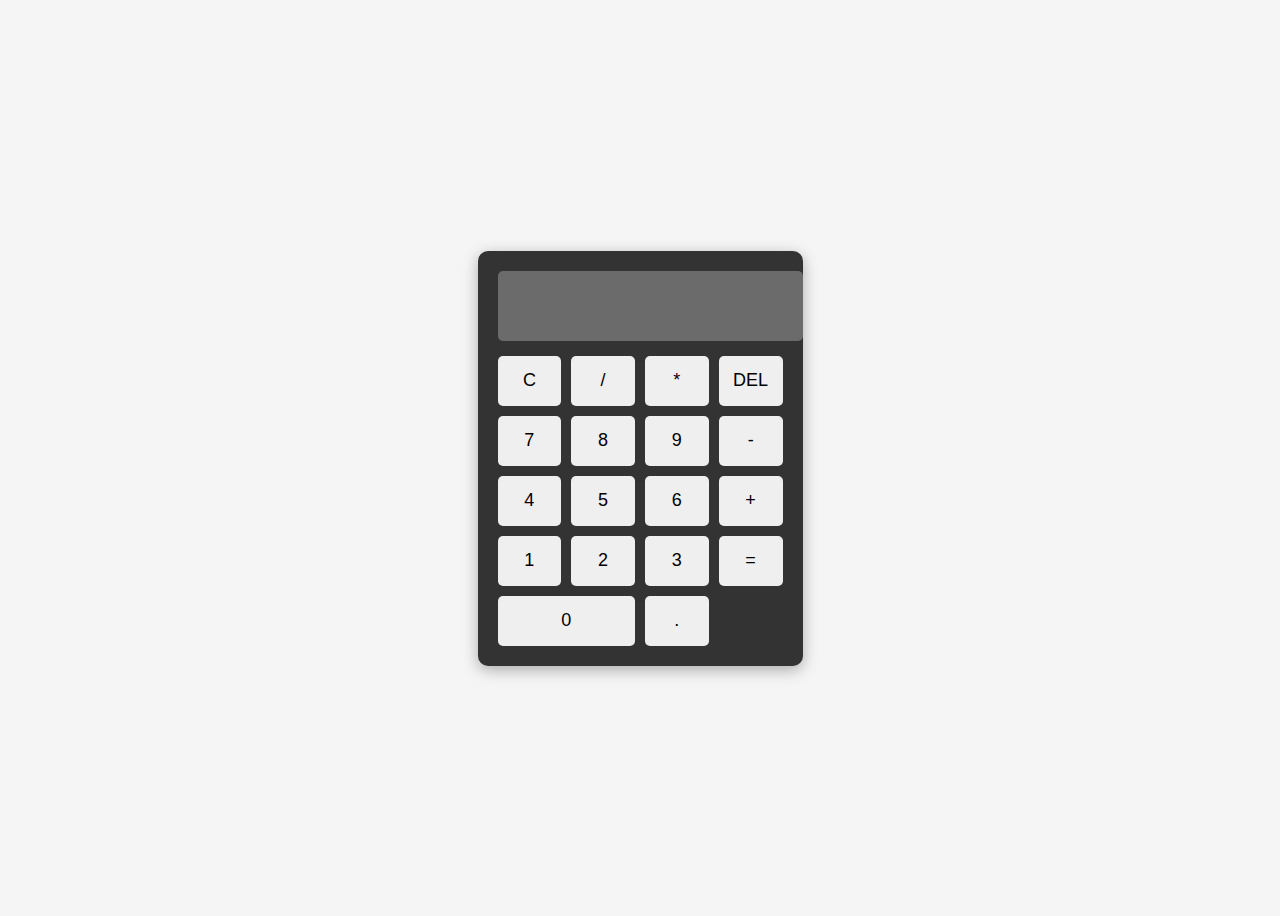
<file: Projects/calculator/index.html>
<!DOCTYPE html>
<html lang="en">
<head>
  <meta charset="UTF-8">
  <meta name="viewport" content="width=device-width, initial-scale=1.0">
  <title>Simple Calculator</title>
  <link rel="stylesheet" href="style.css">
</head>
<body>
  <div class="calculator">
    <input type="text" id="result" disabled>
    <div class="buttons">
      <button onclick="clearResult()">C</button>
      <button onclick="appendValue('/')">/</button>
      <button onclick="appendValue('*')">*</button>
      <button onclick="deleteLast()">DEL</button>

      <button onclick="appendValue('7')">7</button>
      <button onclick="appendValue('8')">8</button>
      <button onclick="appendValue('9')">9</button>
      <button onclick="appendValue('-')">-</button>

      <button onclick="appendValue('4')">4</button>
      <button onclick="appendValue('5')">5</button>
      <button onclick="appendValue('6')">6</button>
      <button onclick="appendValue('+')">+</button>

      <button onclick="appendValue('1')">1</button>
      <button onclick="appendValue('2')">2</button>
      <button onclick="appendValue('3')">3</button>
      <button onclick="calculateResult()">=</button>

      <button onclick="appendValue('0')" class="zero">0</button>
      <button onclick="appendValue('.')">.</button>
    </div>
  </div>
  <script src="script.js"></script>
</body>
</html>
</file>
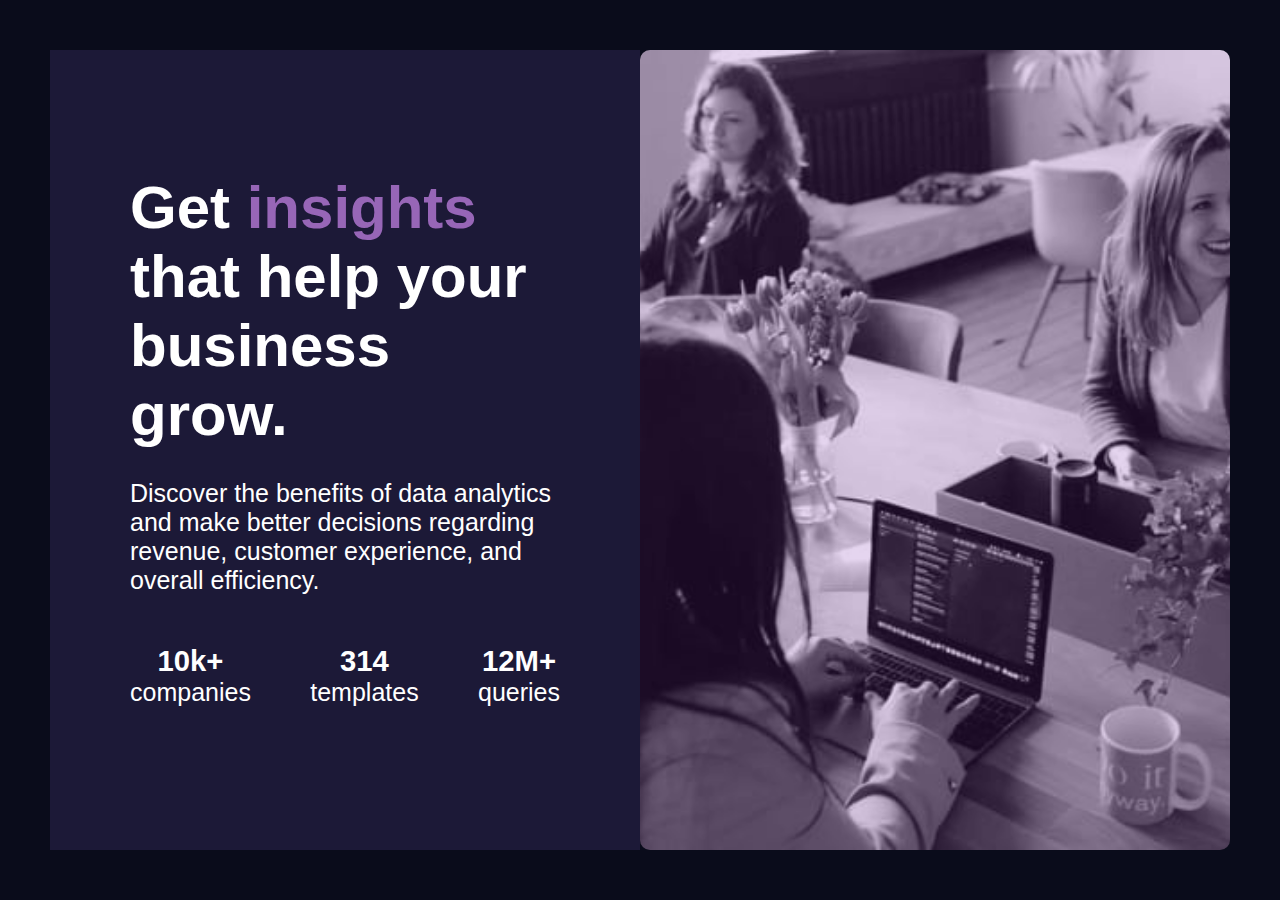
<file: Projects/Project2/index.html>
<!DOCTYPE html>
<html lang="en">
  <head>
    <meta charset="UTF-8" />
    <meta name="viewport" content="width=device-width, initial-scale=1.0" />
    <title>Document</title>
    <link rel="stylesheet" href="style.css" />
  </head>
  <body>
    <div class="main">
      <div class="box">
        <div class="text">
          <h1>Get <span>insights</span> that help your business grow.</h1>
          <p>
            Discover the benefits of data analytics and make better decisions
            regarding revenue, customer experience, and overall efficiency.
          </p>
        </div>
        <div class="card">
          <div class="card1">
            <h3>10k+</h3>
            <p>companies</p>
          </div>
          <div class="card1">
            <h3>314</h3>
            <p>templates</p>
          </div>
          <div class="card1">
            <h3>12M+</h3>
            <p>queries</p>
          </div>
        </div>
      </div>
      <div class="img">
        <img src="images/image-header-desktop.jpg" alt="Images" />
      </div>
    </div>
  </body>
</html>
</file>
<file: Projects/calculator/style.css>
body {
  display: flex;
  justify-content: center;
  align-items: center;
  height: 100vh;
  background: #f5f5f5;
  font-family: Arial, sans-serif;
}

.calculator {
  background: #333;
  padding: 20px;
  border-radius: 10px;
  box-shadow: 0px 4px 15px rgba(0,0,0,0.3);
}

#result {
  width: 100%;
  height: 50px;
  margin-bottom: 15px;
  font-size: 20px;
  text-align: right;
  padding: 10px;
  border: none;
  border-radius: 5px;
}

.buttons {
  display: grid;
  grid-template-columns: repeat(4, 1fr);
  gap: 10px;
}

button {
  height: 50px;
  font-size: 18px;
  border: none;
  border-radius: 5px;
  cursor: pointer;
}

button:hover {
  background: #555;
  color: white;
}

.zero {
  grid-column: span 2;
}
</file>
<file: Projects/Project2/style.css>
* {
  margin: 0;
  padding: 0;
  box-sizing: border-box;
  font-family: "Gill Sans", "Gill Sans MT", Calibri, "Trebuchet MS", sans-serif;
}

html,
body {
  height: 100%;
  width: 100%;
}

.main {
  display: flex;
  flex-wrap: wrap;
  padding: 50px;
  background-color: #0a0c1b;
  min-height: 100vh;
}

.box {
  width: 50%;
  min-height: 400px;
  padding: 80px;
  background-color: #1c1937;
  display: flex;
  flex-direction: column;
  justify-content: center;
}

.text {
  color: white;
}

.text h1 {
  font-size: 60px;
  margin-bottom: 20px;
}

.text span {
  color: #9766b7;
}

.text p {
  font-size: 25px;
  margin: 30px 0;
}

.card {
  display: flex;
  justify-content: space-between;
  margin: 20px 0;
  align-items: center;
  gap: 20px;
  color: white;
  font-size: 25px;
}

.card1 {
  text-align: center;
}

.img {
  width: 50%;
  min-height: 400px;
  position: relative;
  overflow: hidden;
}

.img img {
  height: 100%;
  width: 100%;
  object-fit: cover;
  object-position: center;
  border-radius: 10px;
  display: block;
}

.img::before {
  content: "";
  position: absolute;
  top: 0;
  left: 0;
  width: 100%;
  height: 100%;
  background-color: rgba(123, 43, 176, 0.2); /* হালকা overlay */
  border-radius: 10px;
}

/* Responsive - Tablet */
@media (max-width: 1024px) {
  .main {
    flex-direction: column;
    padding: 30px;
  }
  .box, .img {
    width: 100%;
    min-height: 300px;
  }
  .text h1 {
    font-size: 50px;
  }
  .text p {
    font-size: 22px;
  }
  .card {
    font-size: 22px;
    gap: 15px;
  }
}

/* Responsive - Mobile */
@media (max-width: 600px) {
  .text h1 {
    font-size: 36px;
  }
  .text p {
    font-size: 18px;
  }
  .card {
    flex-direction: column;
    gap: 10px;
    font-size: 18px;
  }
  .box {
    padding: 30px 20px;
  }
  .main {
    padding: 20px 0;
  }
}
</file>
